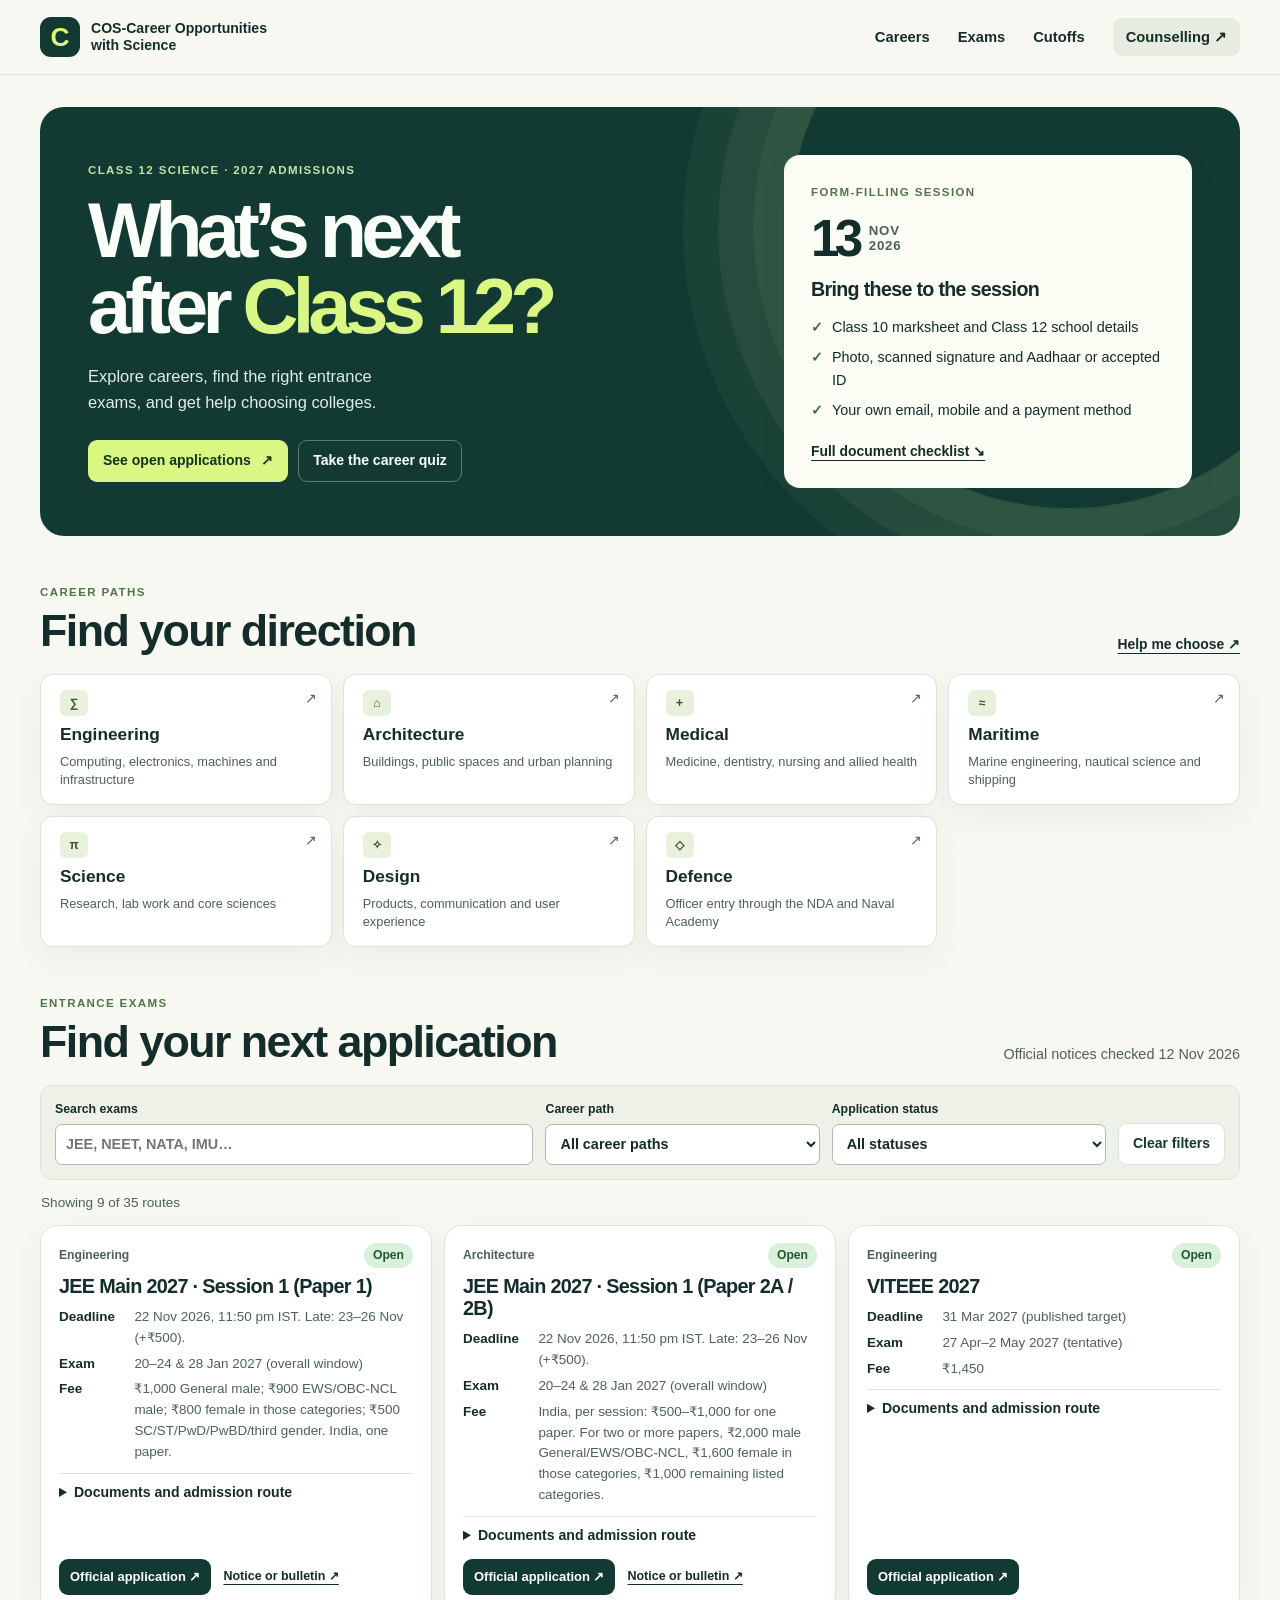
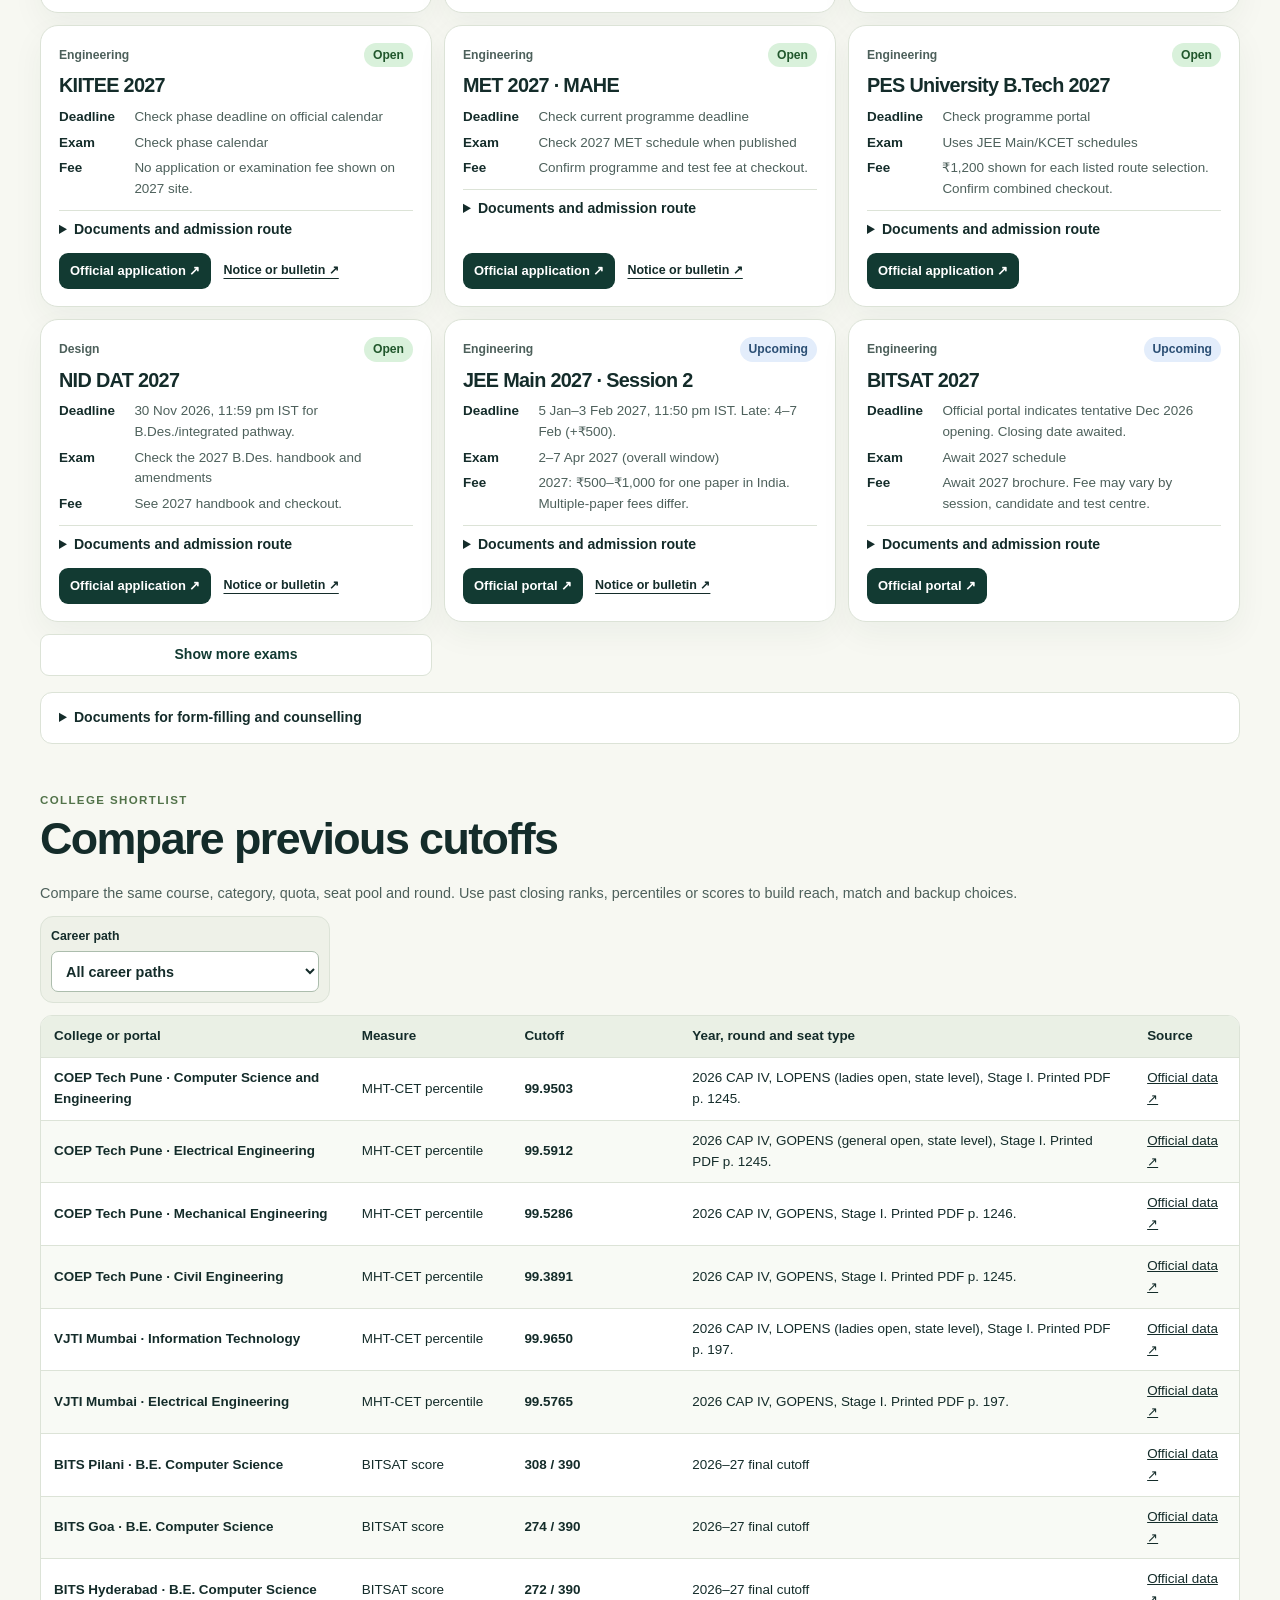
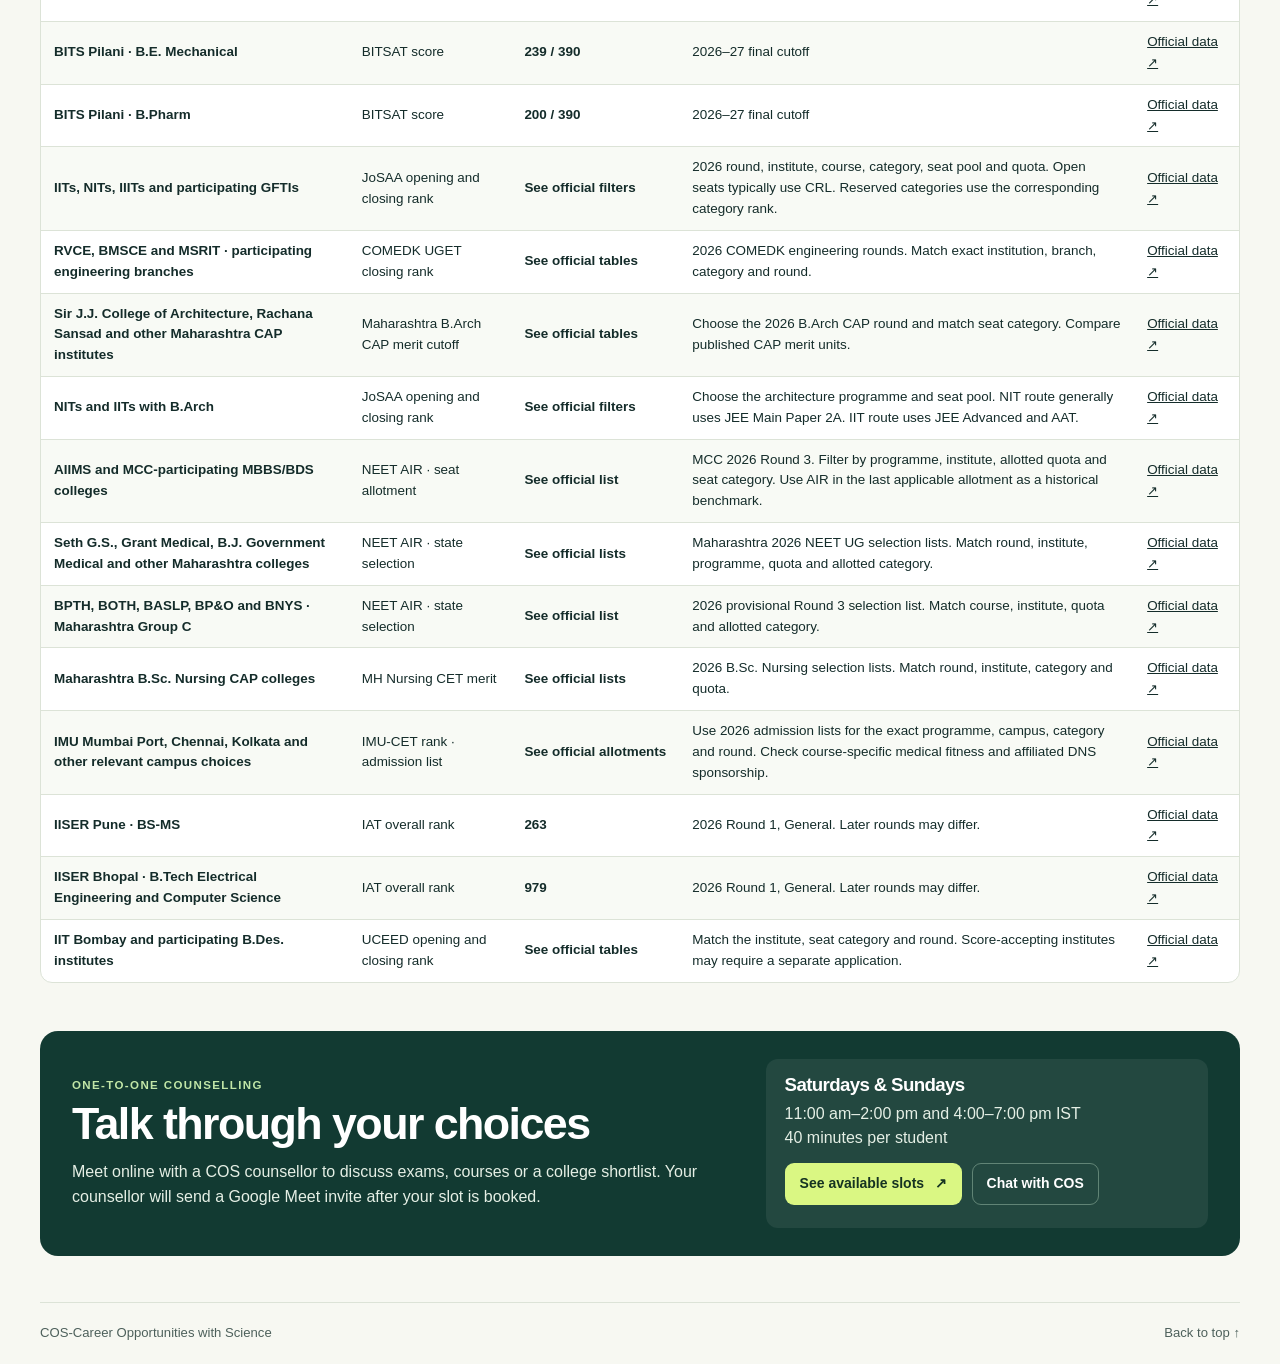
<file: docs/index.html>
<!doctype html>
<html lang="en-IN">
<head>
  <meta charset="utf-8">
  <meta name="viewport" content="width=device-width, initial-scale=1">
  <meta name="description" content="Explore careers, find official entrance exam forms, and book counselling with COS-Career Opportunities with Science.">
  <title>Career &amp; Admissions | COS-Career Opportunities with Science</title>
  <link rel="stylesheet" href="styles.css">
  <script src="config.js" defer></script>
  <script src="admissions.js" defer></script>
  <script src="career.js" defer></script>
  <script src="app.js" defer></script>
</head>
<body>
  <a class="skip" href="#main">Skip to content</a>
  <header class="site-header">
    <div class="shell header-inner">
      <a class="brand" href="#top" aria-label="COS-Career Opportunities with Science"><span class="brand-mark" aria-hidden="true">C</span><strong>COS-Career Opportunities<br>with Science</strong></a>
      <nav aria-label="Main navigation">
        <a href="#careers">Careers</a><a href="#exams">Exams</a><a href="#cutoffs">Cutoffs</a><a class="nav-book" href="#counselling">Counselling <span aria-hidden="true">↗</span></a>
      </nav>
    </div>
  </header>
  <main id="main" class="shell">
    <section class="hero" id="top" aria-labelledby="hero-title">
      <div class="hero-copy">
        <p class="eyebrow">CLASS 12 SCIENCE · 2027 ADMISSIONS</p>
        <h1 id="hero-title">What’s next<br>after <em>Class 12?</em></h1>
        <p>Explore careers, find the right entrance exams, and get help choosing colleges.</p>
        <div class="actions"><a class="button primary" href="#exams" data-open-exams>See open applications <span aria-hidden="true">↗</span></a><a class="button secondary" href="#career-quiz" data-quiz>Take the career quiz</a></div>
      </div>
      <aside class="session" aria-labelledby="session-title">
        <span class="session-label">FORM-FILLING SESSION</span>
        <p class="session-date">13 <span>NOV<br>2026</span></p>
        <h2 id="session-title">Bring these to the session</h2>
        <ul class="session-list"><li>Class 10 marksheet and Class 12 school details</li><li>Photo, scanned signature and Aadhaar or accepted ID</li><li>Your own email, mobile and a payment method</li></ul>
        <a href="#documents">Full document checklist <span aria-hidden="true">↘</span></a>
      </aside>
    </section>

    <section class="section" id="careers" aria-labelledby="careers-title">
      <div class="section-heading"><div><p class="eyebrow">CAREER PATHS</p><h2 id="careers-title">Find your direction</h2></div><a class="text-link" href="#career-quiz" data-quiz>Help me choose <span aria-hidden="true">↗</span></a></div>
      <div class="career-grid" id="career-grid"></div>
      <div id="career-quiz" class="quiz-panel" hidden></div>
    </section>

    <section class="section" id="exams" aria-labelledby="exams-title">
      <div class="section-heading"><div><p class="eyebrow">ENTRANCE EXAMS</p><h2 id="exams-title" tabindex="-1">Find your next application</h2></div><p id="checked-date" class="section-note"></p></div>
      <div class="filters" aria-label="Filter entrance exams">
        <label class="search-label">Search exams<input type="search" id="exam-search" placeholder="JEE, NEET, NATA, IMU…"></label>
        <label>Career path<select id="exam-track"><option value="">All career paths</option></select></label>
        <label>Application status<select id="exam-status"><option value="">All statuses</option><option>Open</option><option>Upcoming</option><option>Watch</option><option>Closed</option></select></label>
        <button id="reset-filters" class="button light" type="button">Clear filters</button>
      </div>
      <p class="count" id="exam-count" role="status"></p>
      <div class="exam-grid" id="exam-grid"></div>
      <details class="checklist" id="documents"><summary>Documents for form-filling and counselling</summary>
        <div class="checklist-grid">
          <div><h3>Bring for form-filling</h3><ul><li>Class 10 marksheet or certificate. Check spelling and date of birth against your ID.</li><li>Class 12 board, school, subject and roll or registration details if issued. Bring the marksheet if you have already passed.</li><li>Recent photo, scanned signature, and Aadhaar or another accepted ID. Bring a phone for OTPs and live photo capture.</li><li>Category, EWS, OBC-NCL, PwD or UDID documents where applicable. Use the current bulletin for accepted formats and validity dates.</li></ul></div>
          <div><h3>Keep ready for counselling</h3><ul><li>Scorecard, Class 10 and 12 records, school leaving certificate, and domicile or nationality evidence when required.</li><li>Maharashtra candidates should check DigiLocker, APAAR and state quota requirements. Reserved category claims may require caste validity or other state certificates.</li><li>Marine applicants should check eyesight, colour vision, medical fitness, passport and DNS sponsorship requirements for their programme.</li><li>Download the confirmation page and fee receipt for every completed application. Enter OTPs and payment details yourself.</li></ul></div>
        </div>
      </details>
    </section>

    <section class="section" id="cutoffs" aria-labelledby="cutoffs-title">
      <div class="section-heading"><div><p class="eyebrow">COLLEGE SHORTLIST</p><h2 id="cutoffs-title">Compare previous cutoffs</h2></div></div>
      <p class="section-note cutoff-intro">Compare the same course, category, quota, seat pool and round. Use past closing ranks, percentiles or scores to build reach, match and backup choices.</p>
      <div class="filters cutoff-filters"><label>Career path<select id="cutoff-track"><option value="">All career paths</option></select></label></div>
      <div class="table-wrap" tabindex="0" role="region" aria-label="Historical admissions benchmarks">
        <table><thead><tr><th scope="col">College or portal</th><th scope="col">Measure</th><th scope="col">Cutoff</th><th scope="col">Year, round and seat type</th><th scope="col">Source</th></tr></thead><tbody id="cutoff-rows"></tbody></table>
      </div>
    </section>

    <section class="section counselling" id="counselling" aria-labelledby="counselling-title">
      <div><p class="eyebrow">ONE-TO-ONE COUNSELLING</p><h2 id="counselling-title">Talk through your choices</h2><p>Meet online with a COS counsellor to discuss exams, courses or a college shortlist. Your counsellor will send a Google Meet invite after your slot is booked.</p></div>
      <div class="counselling-card">
        <h3>Saturdays &amp; Sundays</h3>
        <p>11:00 am–2:00 pm and 4:00–7:00 pm IST</p>
        <p>40 minutes per student</p>
        <div class="actions">
          <a id="book-link" class="button primary" target="_blank" rel="noopener" hidden>See available slots <span aria-hidden="true">↗</span></a>
          <a class="button secondary" href="https://wa.me/917715999595" target="_blank" rel="noopener noreferrer">Chat with COS</a>
        </div>
        <p id="book-status" class="booking-status" role="status"></p>
      </div>
    </section>
  </main>
  <footer><div class="shell footer-inner"><span>COS-Career Opportunities with Science</span><a href="#top">Back to top ↑</a></div></footer>
</body>
</html>
</file>
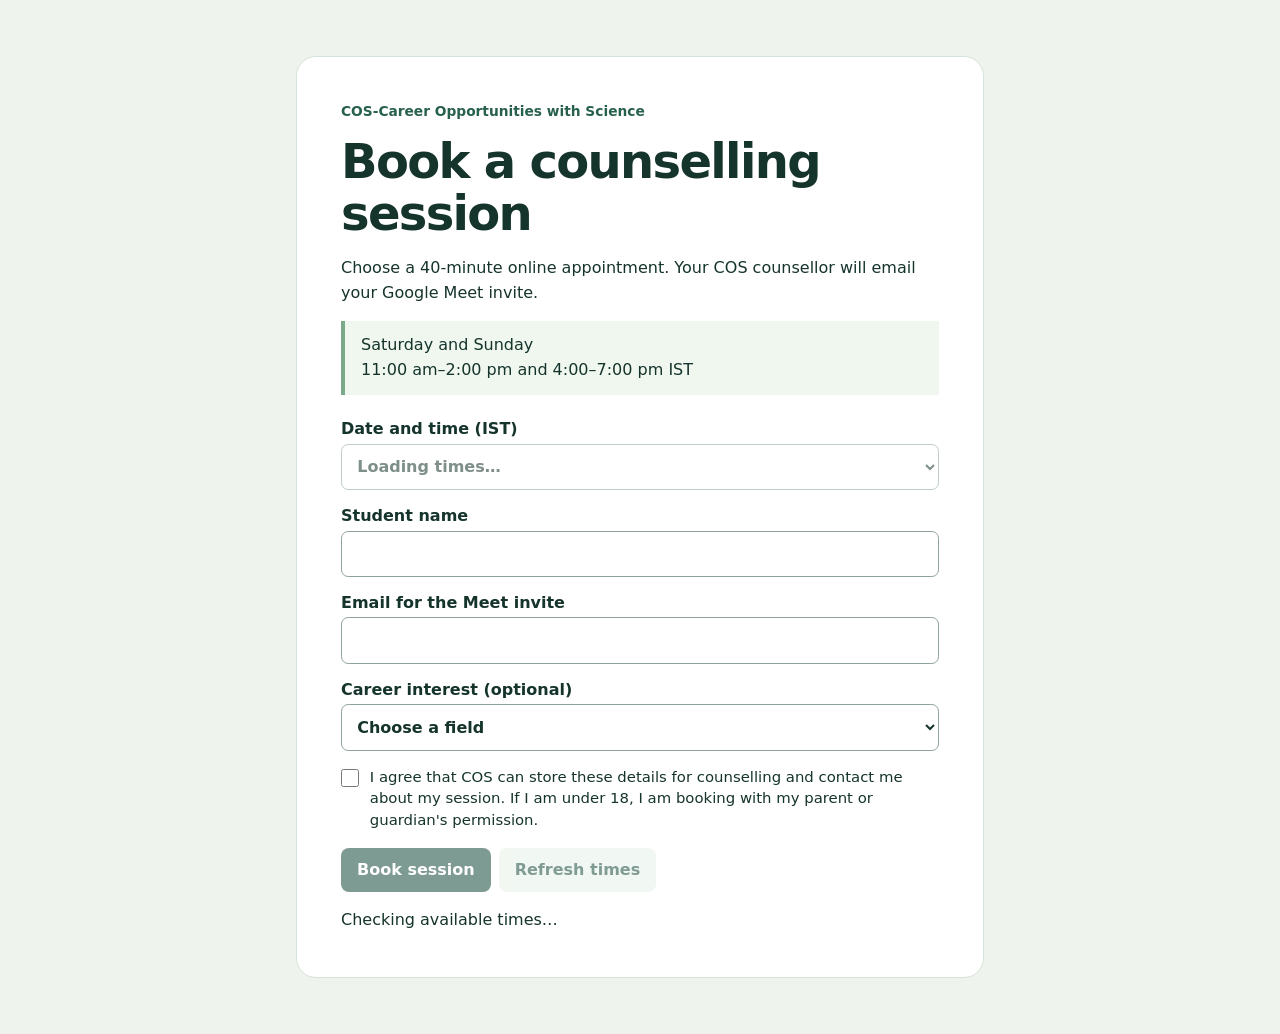
<file: backend/Booking.html>
<!doctype html>
<html lang="en">
<head>
  <meta charset="utf-8">
  <base target="_top">
  <style>
    :root{color-scheme:light;font-family:system-ui,sans-serif;color:#15342c;background:#eef3ed}
    *{box-sizing:border-box}
    body{margin:0}
    main{width:min(100% - 2rem,43rem);margin:3.5rem auto;padding:clamp(1.25rem,5vw,2.75rem);background:#fff;border:1px solid #d7e2d8;border-radius:1.25rem}
    .academy{font-size:.86rem;font-weight:750;color:#28604f;margin-top:0}
    h1{font-size:clamp(2rem,7vw,3rem);line-height:1.08;margin:.35rem 0 1rem;letter-spacing:-.035em}
    p{line-height:1.55}
    .hours{border-left:4px solid #79ab8a;padding:.75rem 1rem;background:#eff7ef}
    form{display:grid;gap:1rem;margin:1.5rem 0 0}
    .field{display:grid;gap:.35rem;font-weight:650}
    input,select,button{font:inherit}
    input:not([type=checkbox]),select{width:100%;min-height:2.9rem;padding:.6rem .7rem;border:1px solid #8da396;border-radius:.45rem;background:white;color:inherit}
    :focus-visible{outline:3px solid #226b50;outline-offset:3px}
    .consent{display:flex;gap:.65rem;align-items:flex-start;font-size:.93rem;line-height:1.45}
    .consent input{width:1.15rem;height:1.15rem;flex:none;margin:.12rem 0 0}
    button{min-height:2.8rem;border:0;border-radius:.5rem;background:#164b3c;color:white;font-weight:700;padding:.65rem 1rem;cursor:pointer}
    button:disabled,select:disabled{opacity:.55;cursor:default}
    .secondary{background:#e7f1e8;color:#194b3e}
    .actions{display:flex;flex-wrap:wrap;gap:.5rem}
    #notice{min-height:1.55em;margin:1rem 0 0}
    .error{color:#a12524}
    .confirmed{margin-top:1.4rem;background:#e7f5eb;padding:1.1rem;border-radius:.65rem}
    .confirmed h2{margin:0}
    .ref{overflow-wrap:anywhere}
    .website{position:absolute;width:1px;height:1px;overflow:hidden;clip-path:inset(50%);white-space:nowrap}
    [hidden]{display:none}
  </style>
</head>
<body>
  <main>
    <p class="academy">COS-Career Opportunities with Science</p>
    <h1>Book a counselling session</h1>
    <p>Choose a 40-minute online appointment. Your COS counsellor will email your Google Meet invite.</p>
    <p class="hours">Saturday and Sunday<br>11:00 am–2:00 pm and 4:00–7:00 pm IST</p>
    <form id="booking">
      <label class="field">Date and time (IST)
        <select id="slot" required disabled><option value="">Loading times…</option></select>
      </label>
      <label class="field">Student name
        <input id="student" maxlength="80" autocomplete="name" required>
      </label>
      <label class="field">Email for the Meet invite
        <input id="email" maxlength="254" autocomplete="email" type="email" required>
      </label>
      <label class="field">Career interest (optional)
        <select id="interest">
          <option value="">Choose a field</option>
          <option>Engineering and technology</option>
          <option>Architecture and planning</option>
          <option>Medicine and allied health</option>
          <option>Marine and nautical studies</option>
          <option>Pure science and research</option>
          <option>Design</option>
          <option>Still exploring</option>
        </select>
      </label>
      <label class="website" aria-hidden="true">Website
        <input id="website" tabindex="-1" autocomplete="off">
      </label>
      <label class="consent">
        <input id="consent" type="checkbox" required>
        <span>I agree that COS can store these details for counselling and contact me about my session. If I am under 18, I am booking with my parent or guardian's permission.</span>
      </label>
      <div class="actions">
        <button id="submit" type="submit" disabled>Book session</button>
        <button id="refresh" type="button" class="secondary">Refresh times</button>
      </div>
    </form>
    <p id="notice" role="status" aria-live="polite"></p>
    <section id="confirmed" class="confirmed" tabindex="-1" hidden>
      <h2>Session booked</h2>
      <p id="confirmed-time"></p>
      <p class="ref">Booking reference <strong id="reference"></strong></p>
      <p>Watch for a Google Meet invitation in the email account you entered.</p>
    </section>
  </main>
  <script>
    const form = document.getElementById('booking');
    const slot = document.getElementById('slot');
    const submit = document.getElementById('submit');
    const refresh = document.getElementById('refresh');
    const notice = document.getElementById('notice');
    const dateFormat = new Intl.DateTimeFormat('en-IN', {
      weekday: 'long', day: 'numeric', month: 'short', year: 'numeric', timeZone: 'UTC',
    });
    let available = new Map();
    let previousPayload = '';
    let request = '';

    function message(text, error = false) {
      notice.textContent = text;
      notice.classList.toggle('error', error);
    }

    function label(entry) {
      const date = dateFormat.format(new Date(entry.date + 'T00:00:00Z'));
      return date + ' · ' + entry.start + '–' + entry.end + ' IST';
    }

    function loadSlots(keepMessage = false) {
      const selected = slot.value;
      slot.disabled = true;
      submit.disabled = true;
      refresh.disabled = true;
      if (!keepMessage) message('Checking available times…');
      const failed = () => {
        slot.replaceChildren(new Option('Times unavailable', ''));
        refresh.disabled = false;
        message('Could not load appointment times. Try refreshing.', true);
      };
      google.script.run.withFailureHandler(failed).withSuccessHandler(result => {
        refresh.disabled = false;
        if (!result.ok) return failed();
        available = new Map(result.slots.map(entry => [entry.id, entry]));
        slot.replaceChildren(new Option(result.slots.length ? 'Choose a time' : 'No times available', ''));
        for (const entry of result.slots) slot.add(new Option(label(entry), entry.id));
        if (available.has(selected)) slot.value = selected;
        slot.disabled = result.slots.length === 0;
        submit.disabled = slot.disabled;
        if (!keepMessage) message(result.slots.length ? '' : 'The booking window currently has no available times.');
      }).getAvailability();
    }

    refresh.addEventListener('click', () => loadSlots());
    form.addEventListener('submit', event => {
      event.preventDefault();
      const entry = available.get(slot.value);
      if (!entry) return;
      const payload = {
        slot: entry.id,
        name: document.getElementById('student').value.trim(),
        email: document.getElementById('email').value.trim().toLowerCase(),
        interest: document.getElementById('interest').value,
        consent: document.getElementById('consent').checked,
        website: document.getElementById('website').value,
      };
      const key = JSON.stringify(payload);
      if (key !== previousPayload) {
        previousPayload = key;
        request = crypto.randomUUID();
      }
      const controls = [...form.elements];
      const disabled = controls.map(control => control.disabled);
      controls.forEach(control => control.disabled = true);
      const restore = () => controls.forEach((control, index) => control.disabled = disabled[index]);
      message('Reserving your time…');
      google.script.run.withFailureHandler(() => {
        restore();
        message('Booking could not be verified. Retry with the same details.', true);
      }).withSuccessHandler(result => {
        if (!result.ok) {
          restore();
          message(result.message, true);
          if (result.stale) loadSlots(true);
          return;
        }
        form.reset();
        form.hidden = true;
        message('');
        document.getElementById('confirmed-time').textContent = label(entry);
        document.getElementById('reference').textContent = result.reference;
        const confirmed = document.getElementById('confirmed');
        confirmed.hidden = false;
        confirmed.focus();
      }).bookAppointment({ ...payload, request });
    });
    loadSlots();
  </script>
</body>
</html>
</file>
<file: docs/styles.css>
:root {
  color-scheme: light;
  --ink: #142c2a;
  --muted: #4d605b;
  --paper: #f7f8f2;
  --white: #fff;
  --line: #dce3d7;
  --pine: #123a32;
  --leaf: #daf783;
  --radius: 18px;
  --shadow: 0 12px 32px #16342b0d;
  font-family: 'DM Sans',Arial,sans-serif;
}

* {
  box-sizing: border-box;
}

html {
  scroll-behavior: smooth;
  scroll-padding-top: 92px;
}

body {
  margin: 0;
  background: var(--paper);
  color: var(--ink);
  line-height: 1.55;
}

a {
  color: inherit;
}

button,input,select {
  font: inherit;
}

button {
  cursor: pointer;
}

button:disabled {
  cursor: default;
  opacity: .55;
}

a:focus-visible,button:focus-visible,input:focus-visible,select:focus-visible,summary:focus-visible,[tabindex]:focus-visible {
  outline: 3px solid #66912a;
  outline-offset: 4px;
}

[hidden] {
  display: none!important;
}

h1,h2,h3,p {
  margin: 0;
}

h1,h2,h3 {
  line-height: 1.12;
  letter-spacing: -.035em;
}

ul {
  padding-inline-start: 1.25rem;
}

.shell {
  width: min(1200px,calc(100% - 72px));
  margin-inline: auto;
}

.skip {
  position: absolute;
  top: -5rem;
  left: 1rem;
  z-index: 5;
  background: white;
  padding: .8rem;
}

.skip:focus {
  top: 1rem;
}

.site-header {
  background: var(--paper);
  border-bottom: 1px solid var(--line);
  position: sticky;
  top: 0;
  z-index: 3;
}

.header-inner,.footer-inner {
  display: flex;
  align-items: center;
  justify-content: space-between;
  gap: 20px;
  min-height: 74px;
}

.brand {
  display: inline-flex;
  align-items: center;
  gap: 11px;
  font-size: .88rem;
  line-height: 1.2;
  text-decoration: none;
}

.brand-mark {
  background: var(--pine);
  color: var(--leaf);
  display: grid;
  place-items: center;
  width: 40px;
  height: 40px;
  border-radius: 11px;
  font-size: 1.65rem;
  font-weight: 800;
  line-height: 1;
}

.header-inner nav {
  display: flex;
  align-items: center;
  gap: 28px;
  font-size: .92rem;
  font-weight: 650;
}

.header-inner nav a,.footer-inner a {
  text-decoration: none;
}

.header-inner nav a:hover,.footer-inner a:hover {
  text-decoration: underline;
}

.nav-book {
  background: #e6ecdf;
  padding: 8px 13px;
  border-radius: 9px;
}

.hero {
  margin-top: 32px;
  border-radius: 24px;
  background: var(--pine);
  color: #f9fff8;
  min-height: 388px;
  padding: 48px;
  display: grid;
  grid-template-columns: 1.35fr .85fr;
  align-items: center;
  gap: 48px;
  position: relative;
  overflow: hidden;
  isolation: isolate;
}

.hero::before,.hero::after {
  content: '';
  position: absolute;
  z-index: -1;
  border: 1px solid #b4d29427;
  border-radius: 50%;
  width: 560px;
  height: 560px;
  right: -110px;
  top: -160px;
  box-shadow: 0 0 0 35px #b4d29412,0 0 0 70px #b4d29412,0 0 0 105px #b4d2940d;
}

.hero::after {
  display: none;
}

.eyebrow,.session-label {
  font-size: .72rem;
  font-weight: 800;
  letter-spacing: .12em;
  line-height: 1.4;
}

.eyebrow {
  color: #52734a;
}

.hero .eyebrow,.counselling .eyebrow {
  color: #c1e6a7;
}

.hero h1 {
  font-size: clamp(3.15rem,6.05vw,5.4rem);
  line-height: .98;
  margin: 15px 0 20px;
  letter-spacing: -.075em;
}

.hero h1 em {
  font-style: normal;
  color: var(--leaf);
}

.hero-copy>p:not(.eyebrow) {
  color: #e2ede5;
  font-size: 1.03rem;
  max-width: 37ch;
}

.actions {
  display: flex;
  align-items: center;
  gap: 10px;
  flex-wrap: wrap;
  margin-top: 24px;
}

.button {
  display: inline-flex;
  align-items: center;
  justify-content: center;
  gap: .65rem;
  border: 1px solid transparent;
  border-radius: 9px;
  padding: 10px 14px;
  text-decoration: none;
  font-size: .875rem;
  font-weight: 750;
  line-height: 1.4;
  min-height: 42px;
}

.button.primary {
  background: var(--leaf);
  color: #153321;
}

.button.primary:hover {
  background: #e7ffab;
}

.button.secondary {
  border-color: #b2d2bc6e;
  color: white;
  background: transparent;
}

.button.secondary:hover {
  background: #fff2;
}

.button.light {
  border-color: var(--line);
  background: white;
  color: var(--pine);
}

.button.light:hover {
  background: #eaf1e3;
}

.button.dark {
  background: var(--pine);
  color: white;
}

.button.dark:hover {
  background: #205242;
}

.session {
  background: #fbfcf4;
  color: var(--ink);
  padding: 24px 27px;
  border-radius: 16px;
  box-shadow: var(--shadow);
}

.session-label {
  color: #52734a;
}

.session-date {
  display: flex;
  gap: 10px;
  align-items: center;
  font-weight: 850;
  font-size: 3.2rem;
  line-height: 1;
  margin: 9px 0 14px;
  letter-spacing: -.09em;
}

.session-date span {
  font-size: .83rem;
  line-height: 1.15;
  letter-spacing: .06em;
  font-weight: 800;
  color: var(--muted);
}

.session h2 {
  font-size: 1.23rem;
}

.session-list {
  margin: 12px 0 14px;
  padding: 0;
  list-style: none;
  font-size: .9rem;
}

.session-list li {
  display: flex;
  gap: 9px;
  padding: 4px 0;
  align-items: baseline;
}

.session-list li::before {
  content: '✓';
  font-weight: bold;
  color: #426f36;
}

.session a,.text-link {
  font-size: .87rem;
  font-weight: 750;
  text-underline-offset: 4px;
}

.section {
  margin-top: 48px;
}

.section-heading {
  display: flex;
  align-items: end;
  justify-content: space-between;
  gap: 16px;
  margin-bottom: 19px;
}

.section-heading h2,.counselling h2 {
  font-size: clamp(1.9rem,3.5vw,3rem);
  margin-top: 5px;
}

.section-note {
  font-size: .9rem;
  color: var(--muted);
}

.career-grid {
  display: grid;
  grid-template-columns: repeat(4,minmax(0,1fr));
  gap: 11px;
}

.career-card {
  text-align: left;
  display: flex;
  flex-direction: column;
  gap: 8px;
  position: relative;
  min-height: 120px;
  background: white;
  color: var(--ink);
  border: 1px solid var(--line);
  border-radius: 13px;
  padding: 15px 19px;
  box-shadow: var(--shadow);
}

.career-card:hover {
  background: #f2f8e8;
  border-color: #8eab7c;
}

.career-card strong {
  font-size: 1.08rem;
  line-height: 1.2;
}

.career-card small {
  color: var(--muted);
  font-size: .8rem;
  line-height: 1.4;
}

.career-card .path-symbol {
  display: grid;
  place-items: center;
  min-width: 28px;
  width: max-content;
  height: 26px;
  padding: 0 6px;
  border-radius: 6px;
  font-size: .75rem;
  font-weight: 850;
  line-height: 1;
  background: #e8f1dc;
  color: #365333;
}

.career-card .path-arrow {
  position: absolute;
  right: 14px;
  top: 12px;
  font-size: .9rem;
  color: #4e684a;
}

.filters {
  display: flex;
  flex-wrap: wrap;
  gap: 12px;
  align-items: end;
  background: #eef1e8;
  border: 1px solid var(--line);
  border-radius: 13px;
  padding: 14px;
}

.filters label {
  display: grid;
  gap: 5px;
  font-size: .77rem;
  font-weight: 750;
  flex: 1 1 135px;
}

.filters .search-label {
  flex: 2 1 200px;
}

input,select {
  width: 100%;
  min-height: 41px;
  padding: 8px 10px;
  border: 1px solid #acbdad;
  border-radius: 7px;
  background: white;
  color: var(--ink);
  font-size: .9rem;
}

.count {
  margin: 12px 1px;
  font-size: .85rem;
  color: var(--muted);
}

.exam-grid {
  display: grid;
  grid-template-columns: repeat(3,minmax(0,1fr));
  gap: 12px;
}

.exam-card {
  min-width: 0;
  display: flex;
  flex-direction: column;
  border: 1px solid var(--line);
  border-radius: var(--radius);
  padding: 17px 18px;
  background: white;
  box-shadow: var(--shadow);
}

.exam-card h3 {
  font-size: 1.24rem;
  margin: 7px 0 10px;
}

.exam-meta {
  display: flex;
  align-items: center;
  justify-content: space-between;
  gap: 8px;
  font-size: .76rem;
  color: var(--muted);
  font-weight: 750;
}

.pill {
  border-radius: 50px;
  padding: 3px 9px;
  white-space: nowrap;
  background: #eef0ec;
  color: #4e5b54;
}

.pill.open {
  background: #d9f1db;
  color: #21572c;
}

.pill.upcoming {
  background: #e3edfb;
  color: #2b4f74;
}

.pill.watch {
  background: #fff0c9;
  color: #664d13;
}

.exam-card dl {
  margin: 0 0 10px;
  font-size: .84rem;
  display: grid;
  grid-template-columns: 4.4rem 1fr;
  gap: 5px;
}

.exam-card dt {
  font-weight: 750;
}

.exam-card dd {
  margin: 0;
  color: var(--muted);
}

details {
  font-size: .88rem;
}

summary {
  cursor: pointer;
  font-weight: 750;
}

.exam-card details {
  margin-bottom: 12px;
  border-top: 1px solid var(--line);
  padding-top: 8px;
}

.exam-card details p {
  margin-top: 8px;
  color: var(--muted);
}

.exam-actions {
  margin-top: auto;
  display: flex;
  flex-wrap: wrap;
  align-items: center;
  gap: 12px;
}

.exam-actions .button {
  padding: 7px 10px;
  min-height: 36px;
  font-size: .81rem;
}

.exam-actions .text-link {
  font-size: .78rem;
}

.empty {
  grid-column: 1/-1;
  padding: 22px;
  border: 1px dashed #aebcaa;
  border-radius: 12px;
  color: var(--muted);
}

.checklist {
  margin-top: 16px;
  border: 1px solid var(--line);
  border-radius: 12px;
  background: white;
  padding: 14px 18px;
}

.checklist-grid {
  display: grid;
  grid-template-columns: 1fr 1fr;
  gap: 24px;
  margin-top: 15px;
}

.checklist-grid h3 {
  font-size: 1rem;
}

.checklist-grid ul {
  margin: 8px 0;
}

.checklist-grid li+li {
  margin-top: 5px;
}

.cutoff-intro {
  margin-bottom: 12px;
}

.cutoff-filters {
  width: min(290px,100%);
  padding: 10px;
  margin-bottom: 12px;
}

.table-wrap {
  overflow: auto;
  border: 1px solid var(--line);
  border-radius: 12px;
  background: white;
}

table {
  width: 100%;
  border-collapse: collapse;
  text-align: left;
  font-size: .84rem;
}

th,td {
  padding: 10px 13px;
  border-bottom: 1px solid var(--line);
  min-width: 100px;
}

thead {
  background: #eaf0e5;
}

td:first-child {
  font-weight: 750;
}

td:nth-child(3) {
  font-weight: 750;
  white-space: nowrap;
}

tbody tr:last-child td {
  border-bottom: 0;
}

tbody tr:nth-child(even) {
  background: #f8faf5;
}

.counselling {
  margin-bottom: 46px;
  padding: 28px 32px;
  border-radius: 18px;
  background: var(--pine);
  color: white;
  display: grid;
  grid-template-columns: 1.2fr .8fr;
  gap: 30px;
  align-items: center;
}

.counselling h2 {
  margin-bottom: 12px;
}

.counselling p {
  color: #e5efe5;
}

.counselling-card {
  padding: 16px 19px;
  border-radius: 12px;
  background: #ffffff12;
}

.counselling-card h3 {
  margin-bottom: 6px;
}

.counselling-card .actions {
  margin-top: 12px;
}

.booking-status {
  font-size: .82rem;
  margin-top: 7px;
}

.footer-inner {
  border-top: 1px solid var(--line);
  color: var(--muted);
  font-size: .82rem;
  min-height: 62px;
}

.quiz-panel {
  margin-top: 14px;
  background: white;
  border: 1px solid #cbd8c4;
  border-radius: 14px;
  padding: 22px;
  box-shadow: var(--shadow);
  scroll-margin-top: 92px;
}

.quiz-panel h3 {
  font-size: 1.45rem;
  margin-bottom: 9px;
}

.quiz-panel fieldset {
  border: 0;
  padding: 0;
  margin: 14px 0;
}

.quiz-panel legend {
  font-weight: 800;
  margin-bottom: 8px;
}

.quiz-panel label.option {
  display: flex;
  align-items: center;
  gap: 9px;
  padding: 9px 11px;
  border: 1px solid var(--line);
  border-radius: 8px;
  margin: 5px 0;
  cursor: pointer;
}

.quiz-panel label.option:has(input:checked) {
  background: #ecf4de;
  border-color: #82a674;
}

.quiz-panel input {
  width: auto;
  min-height: auto;
  accent-color: var(--pine);
}

.quiz-actions {
  display: flex;
  flex-wrap: wrap;
  gap: 9px;
  margin-top: 15px;
}

.quiz-progress {
  font-size: .8rem;
  color: var(--muted);
  margin-bottom: 8px;
  font-weight: 750;
}

.quiz-results {
  display: grid;
  grid-template-columns: repeat(3,1fr);
  gap: 10px;
  margin-top: 14px;
}

.result-card {
  border: 1px solid var(--line);
  border-radius: 9px;
  padding: 13px;
}

.result-card h4 {
  margin: 0 0 5px;
}

.result-card p {
  font-size: .84rem;
  color: var(--muted);
  margin-bottom: 9px;
}

@media(max-width:900px) {
  .shell {
    width: calc(100% - 44px);
  }
  .hero {
    padding: 32px;
    gap: 24px;
  }
  .hero h1 {
    font-size: clamp(3rem,7.3vw,4.8rem);
  }
  .career-grid,.exam-grid {
    grid-template-columns: repeat(2,minmax(0,1fr));
  }
}

@media(max-width:620px) {
  html {
    scroll-padding-top: 100px;
  }
  .shell {
    width: calc(100% - 28px);
  }
  .header-inner {
    flex-wrap: wrap;
    gap: 8px;
    padding: 10px 0;
  }
  .header-inner nav {
    width: 100%;
    justify-content: space-between;
    gap: 7px;
    font-size: .8rem;
  }
  .nav-book {
    padding: 4px 7px;
  }
  .brand-mark {
    width: 31px;
    height: 31px;
    font-size: 1.2rem;
  }
  .brand {
    font-size: .75rem;
  }
  .hero {
    margin-top: 16px;
    grid-template-columns: 1fr;
    padding: 22px;
    gap: 22px;
  }
  .hero h1 {
    font-size: clamp(2.8rem,12vw,4rem);
  }
  .session {
    padding: 17px;
  }
  .section {
    margin-top: 34px;
  }
  .section-heading {
    align-items: start;
    flex-direction: column;
    gap: 8px;
  }
  .career-card {
    padding: 12px;
    min-height: 112px;
  }
  .exam-grid,.checklist-grid,.quiz-results,.counselling {
    grid-template-columns: 1fr;
  }
  .counselling {
    padding: 20px;
    gap: 18px;
  }
  .exam-card {
    padding: 15px;
  }
  .quiz-panel {
    padding: 15px;
  }
  .footer-inner {
    min-height: 54px;
  }
}

@media(prefers-reduced-motion:reduce) {
  html {
    scroll-behavior: auto;
  }
}
</file>
